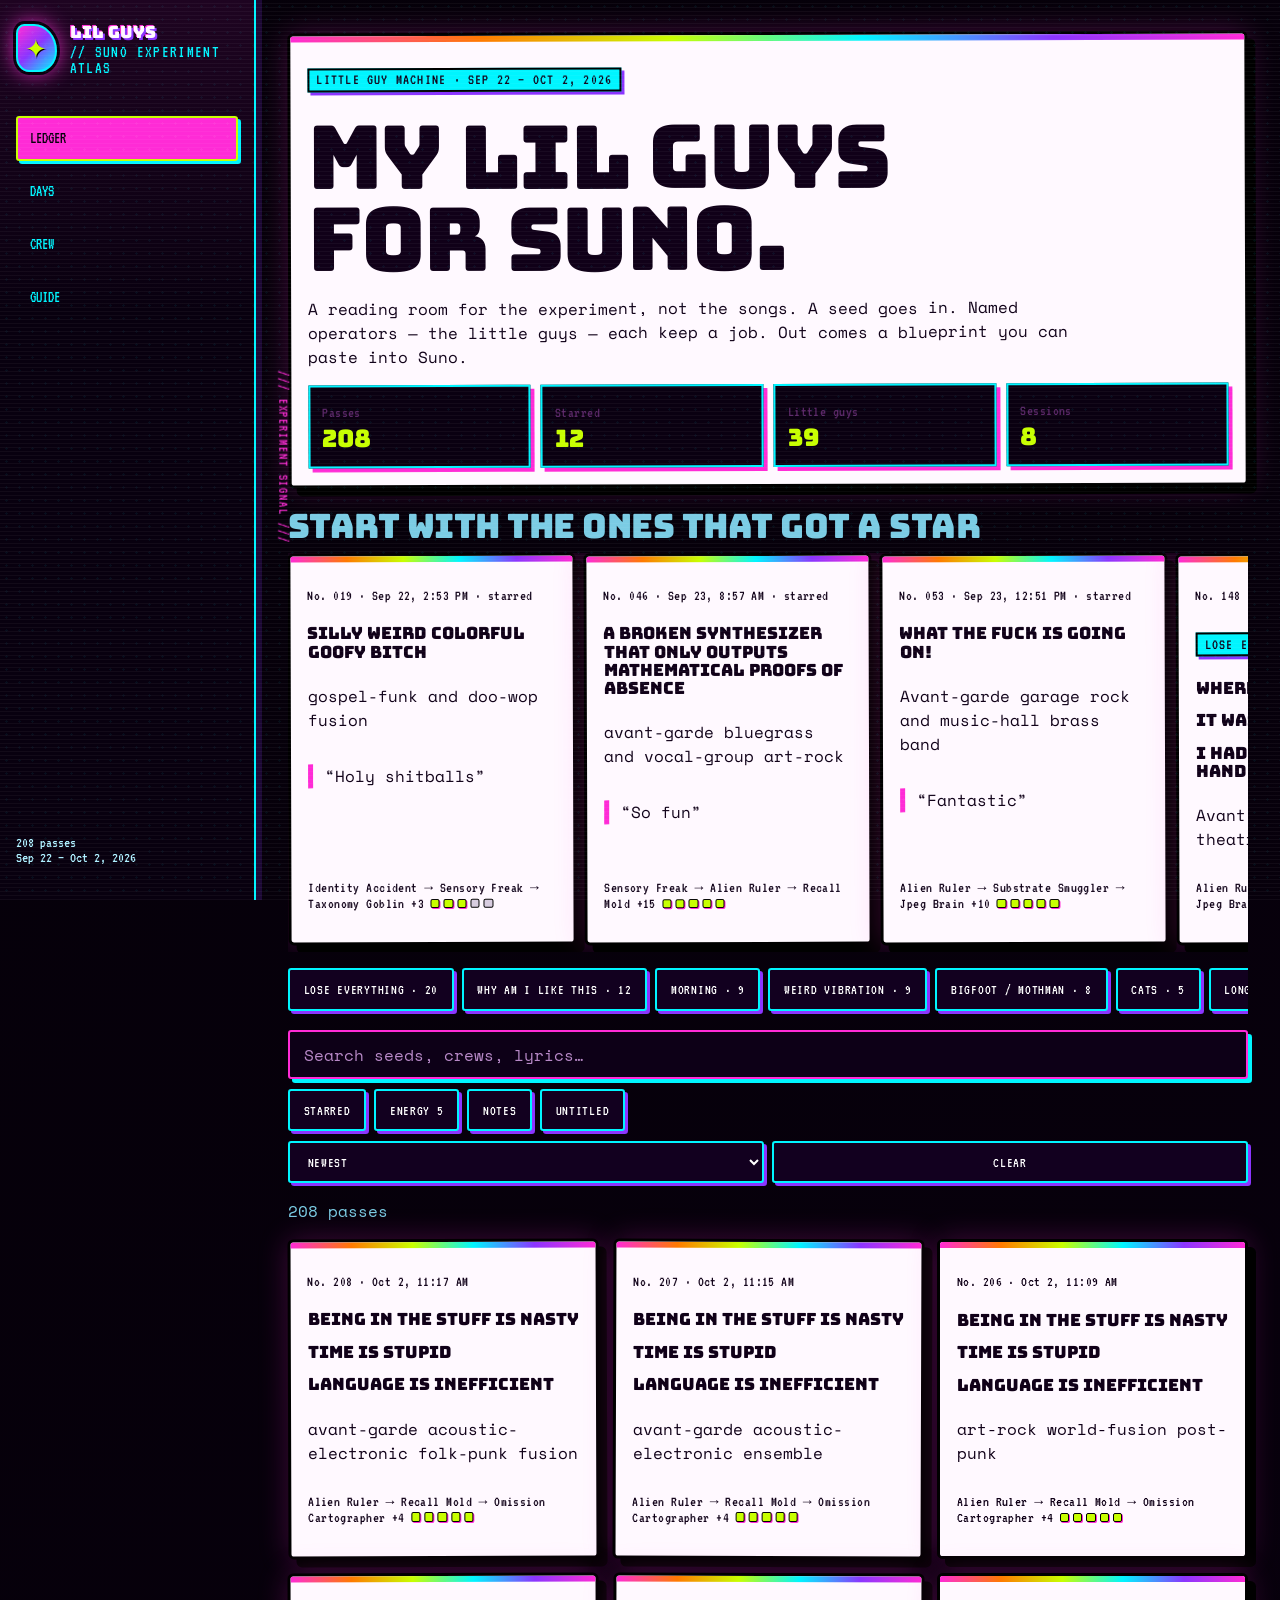
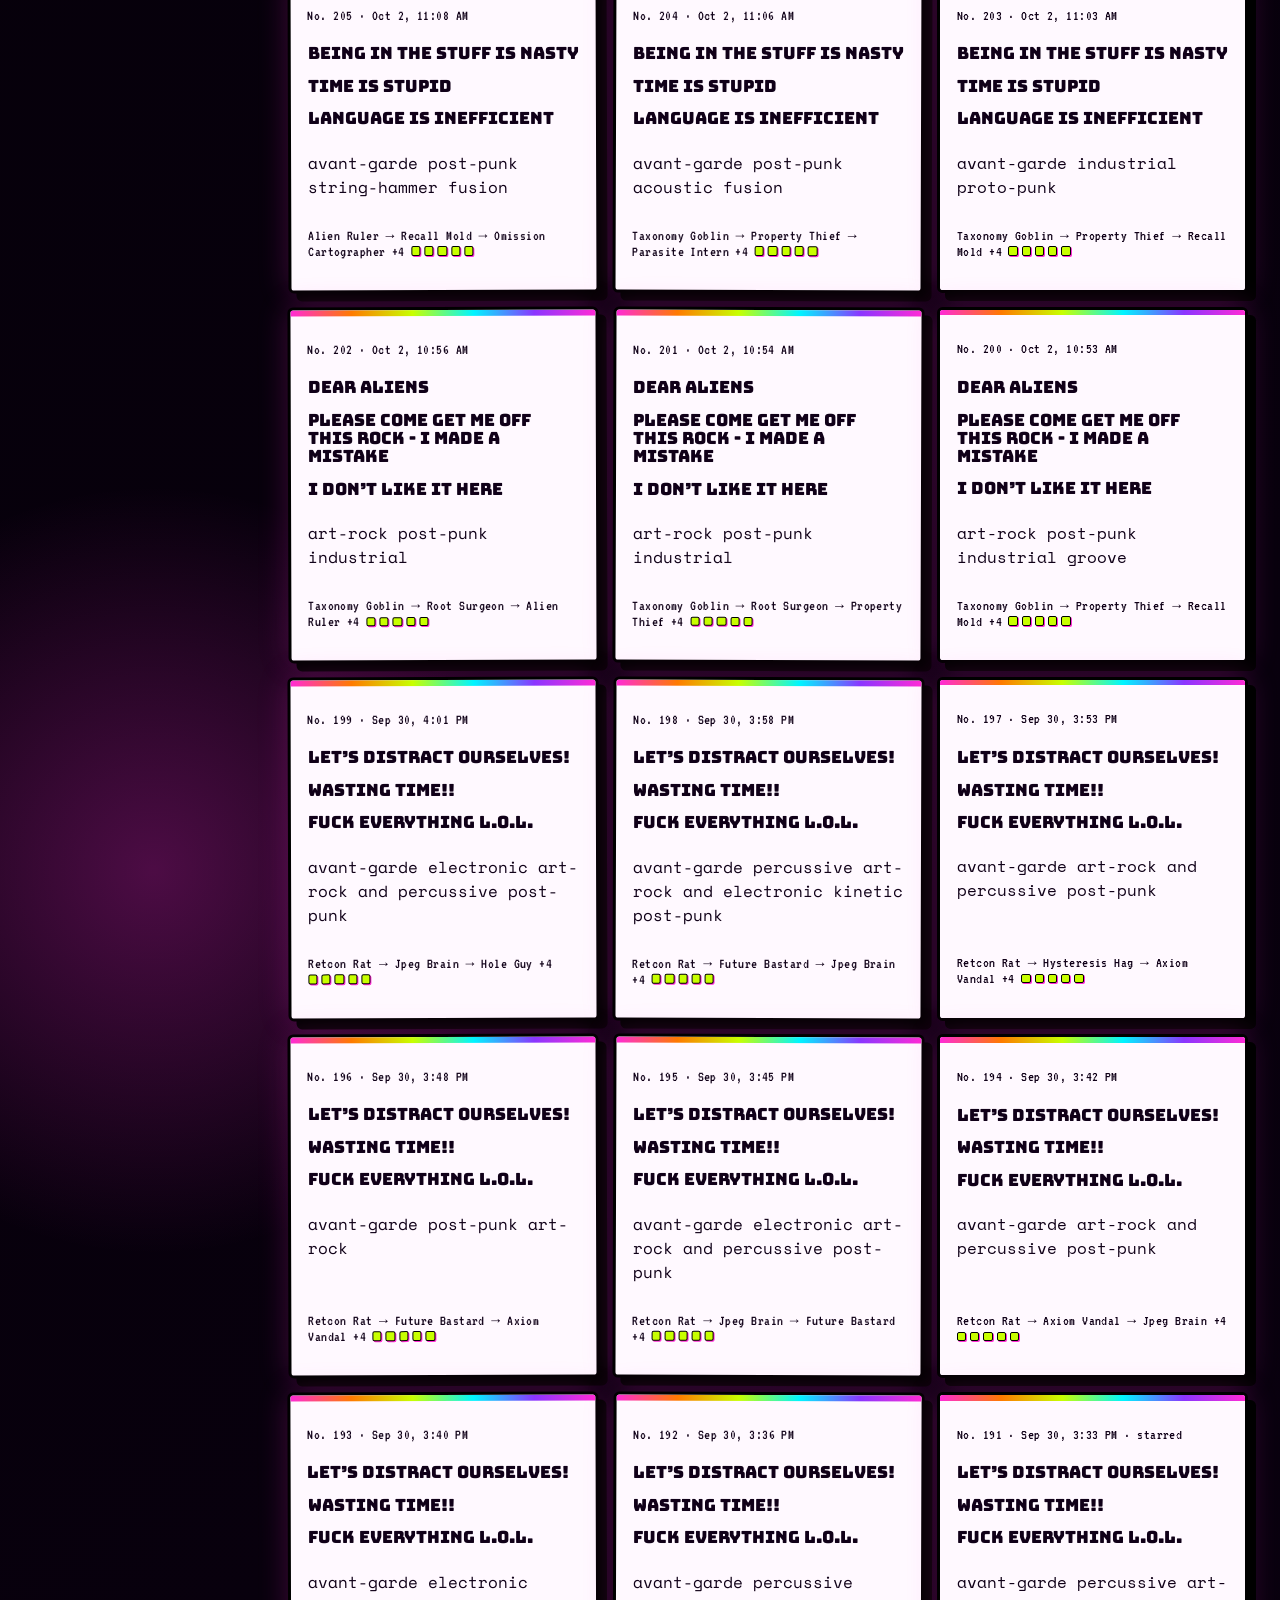
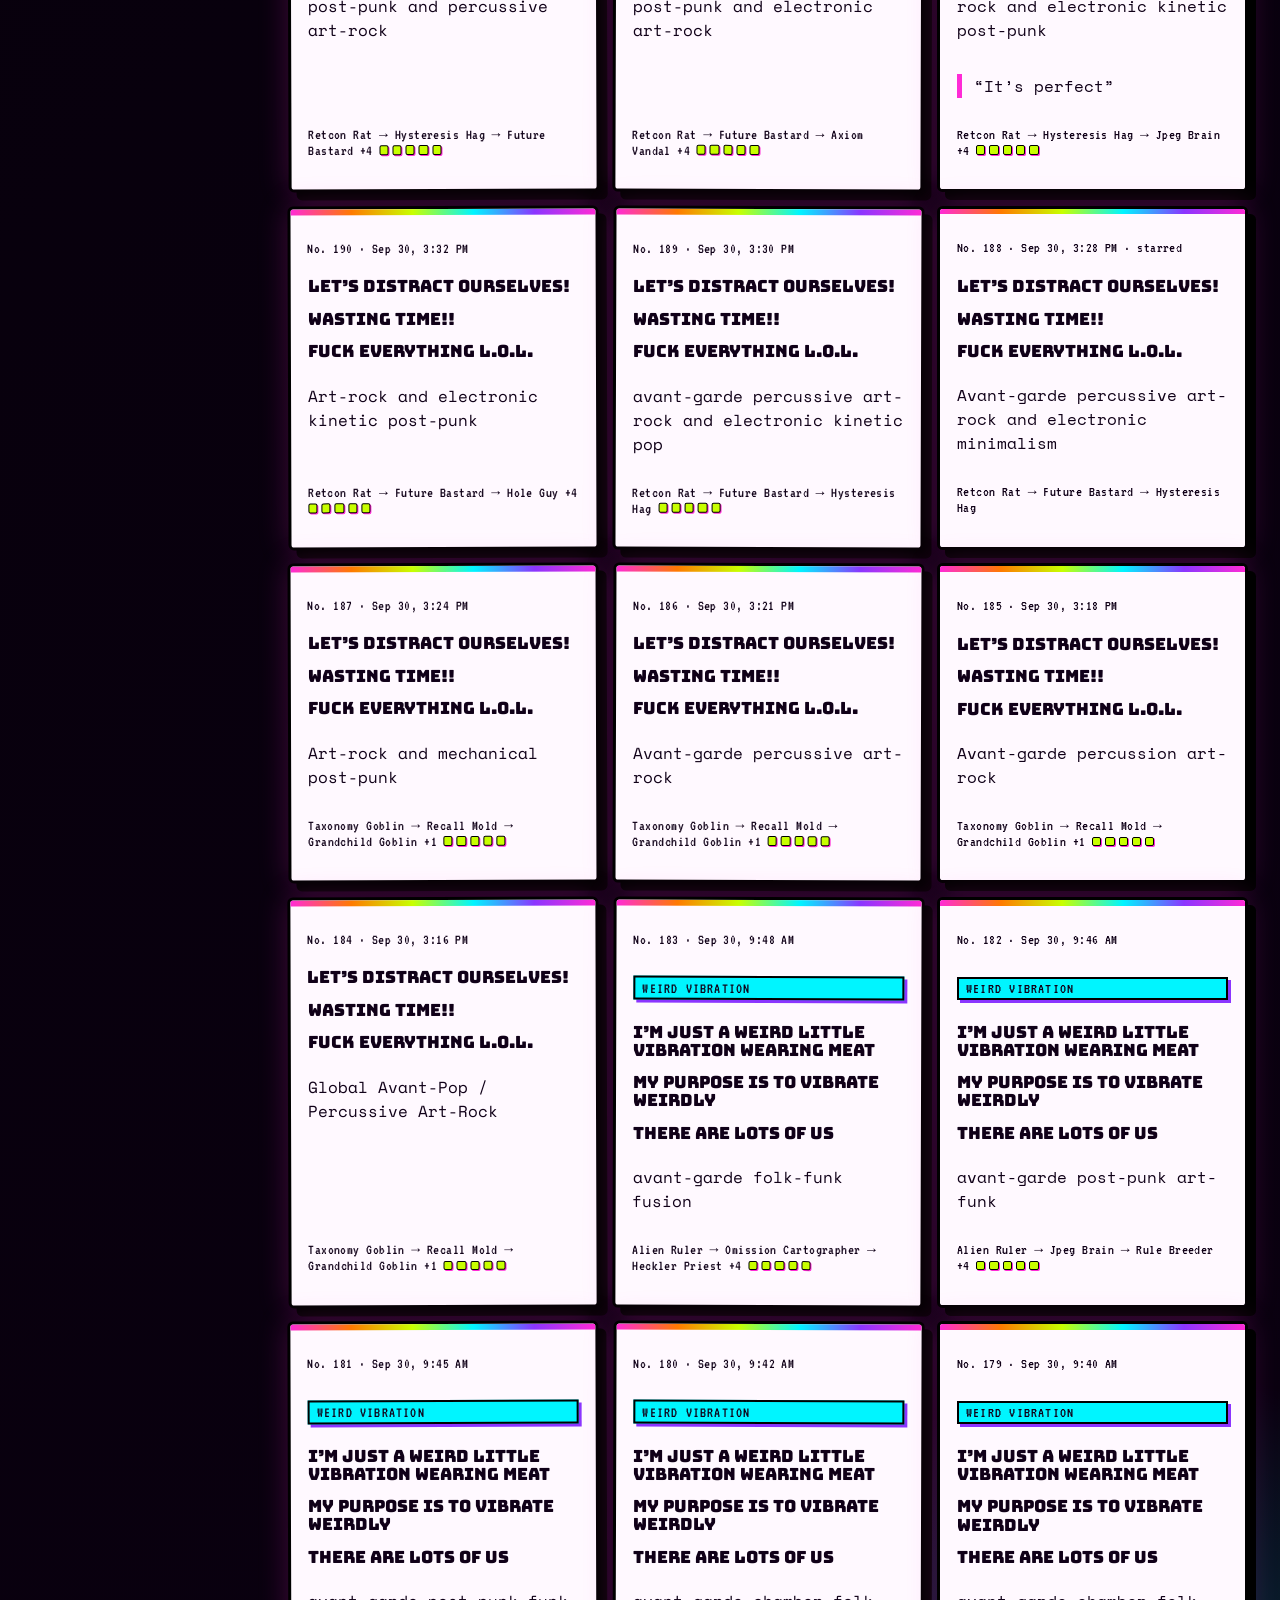
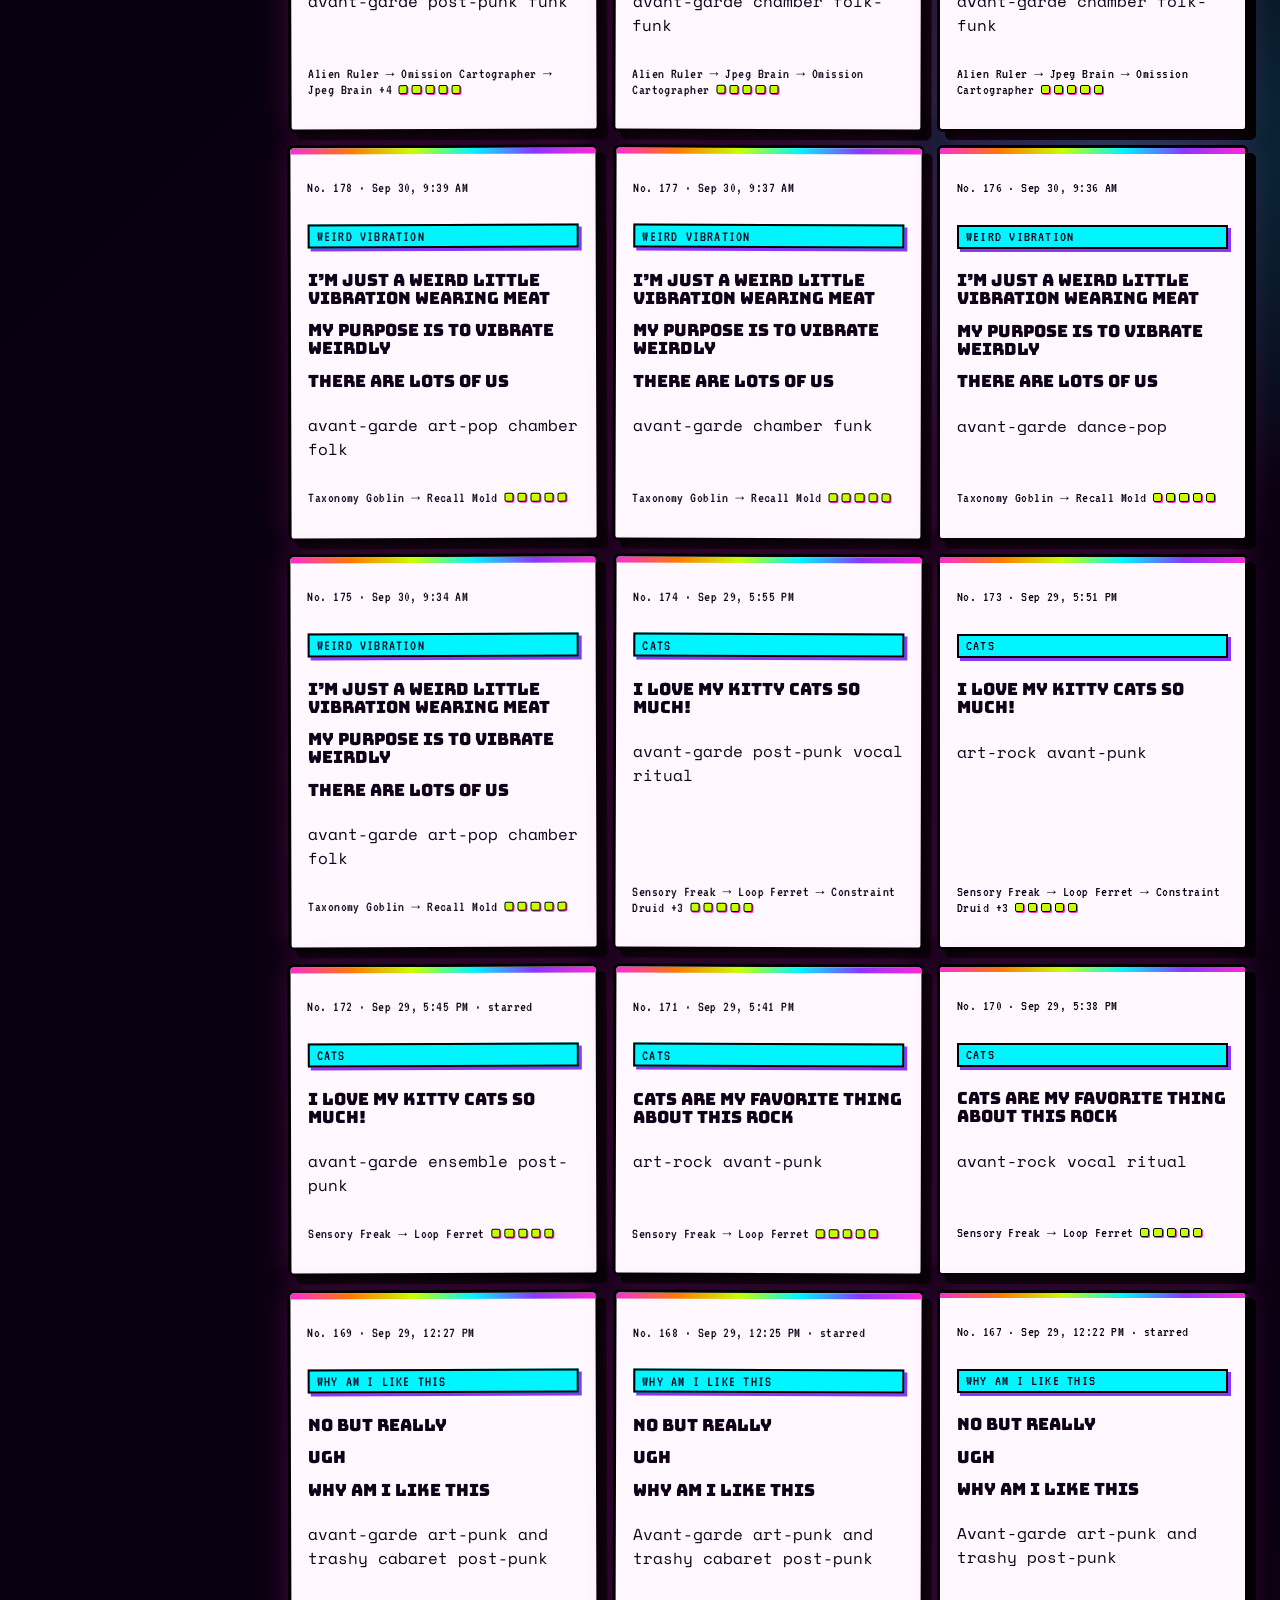
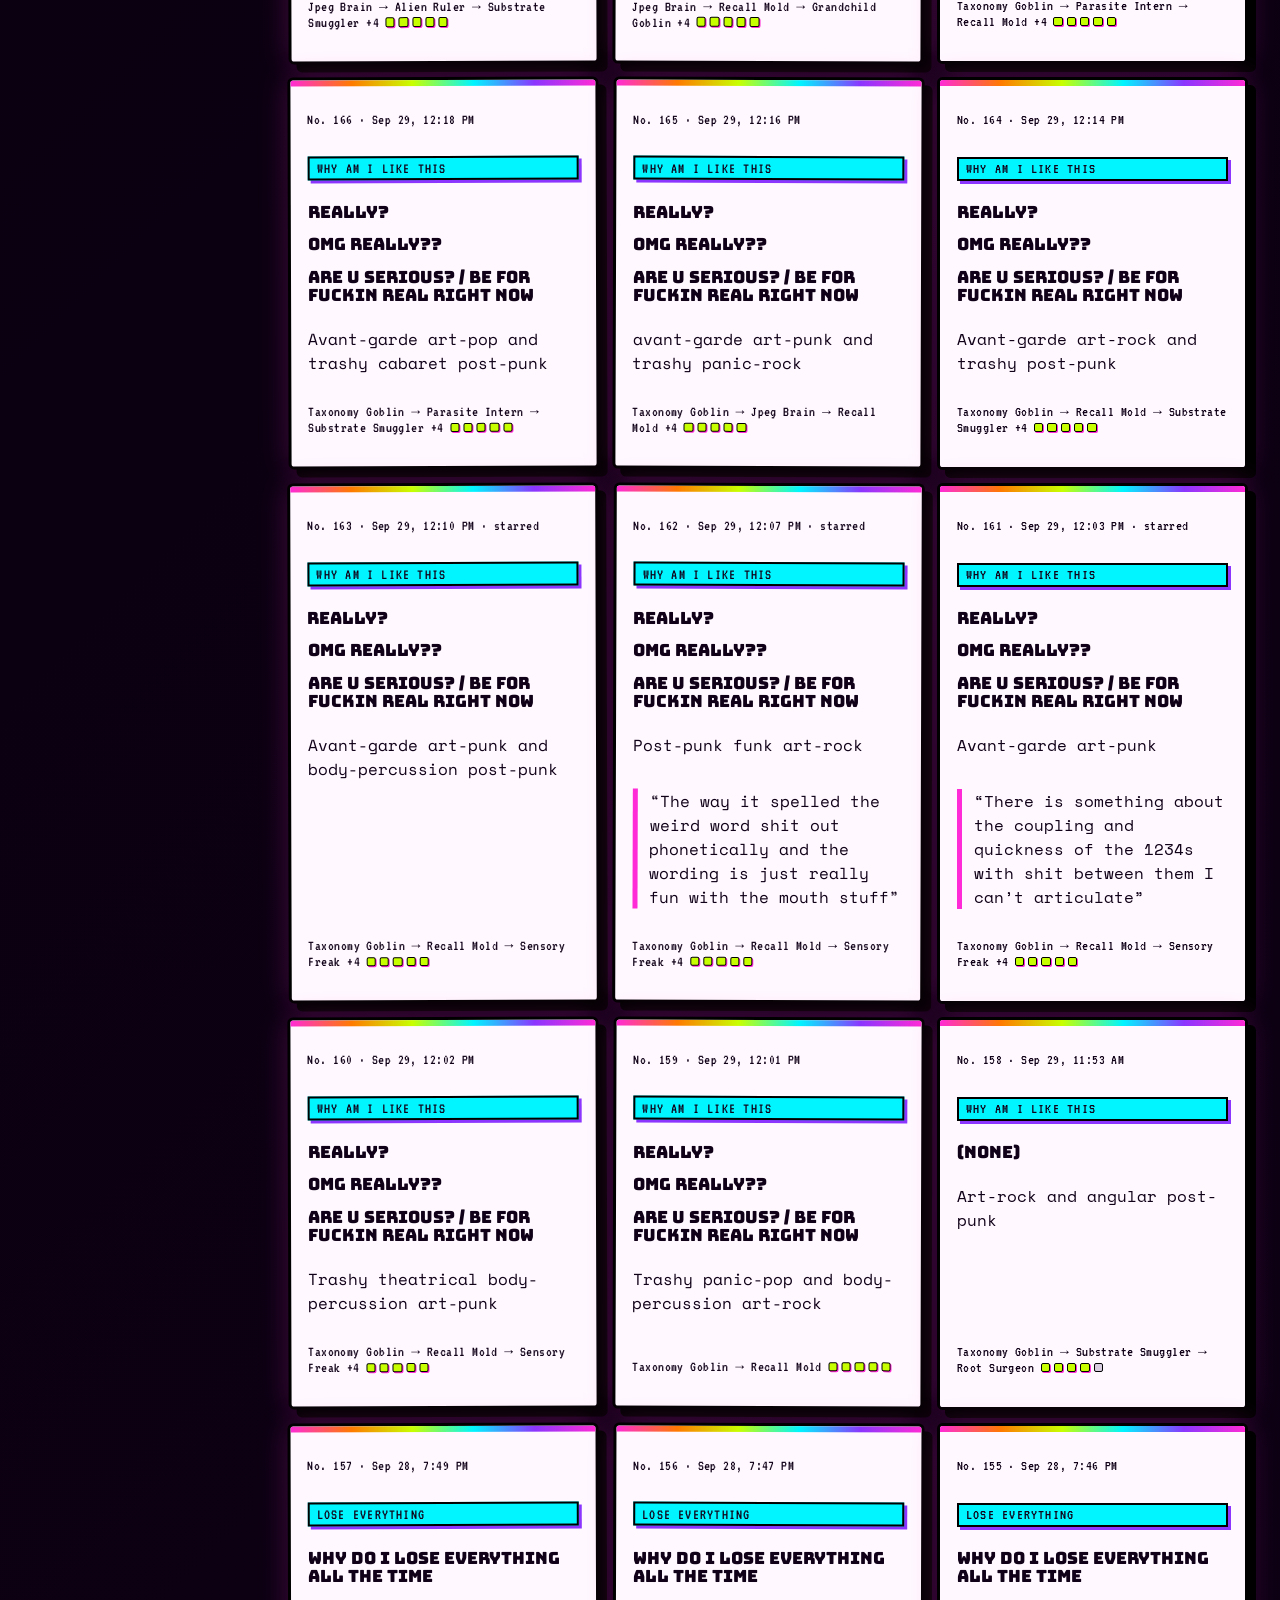
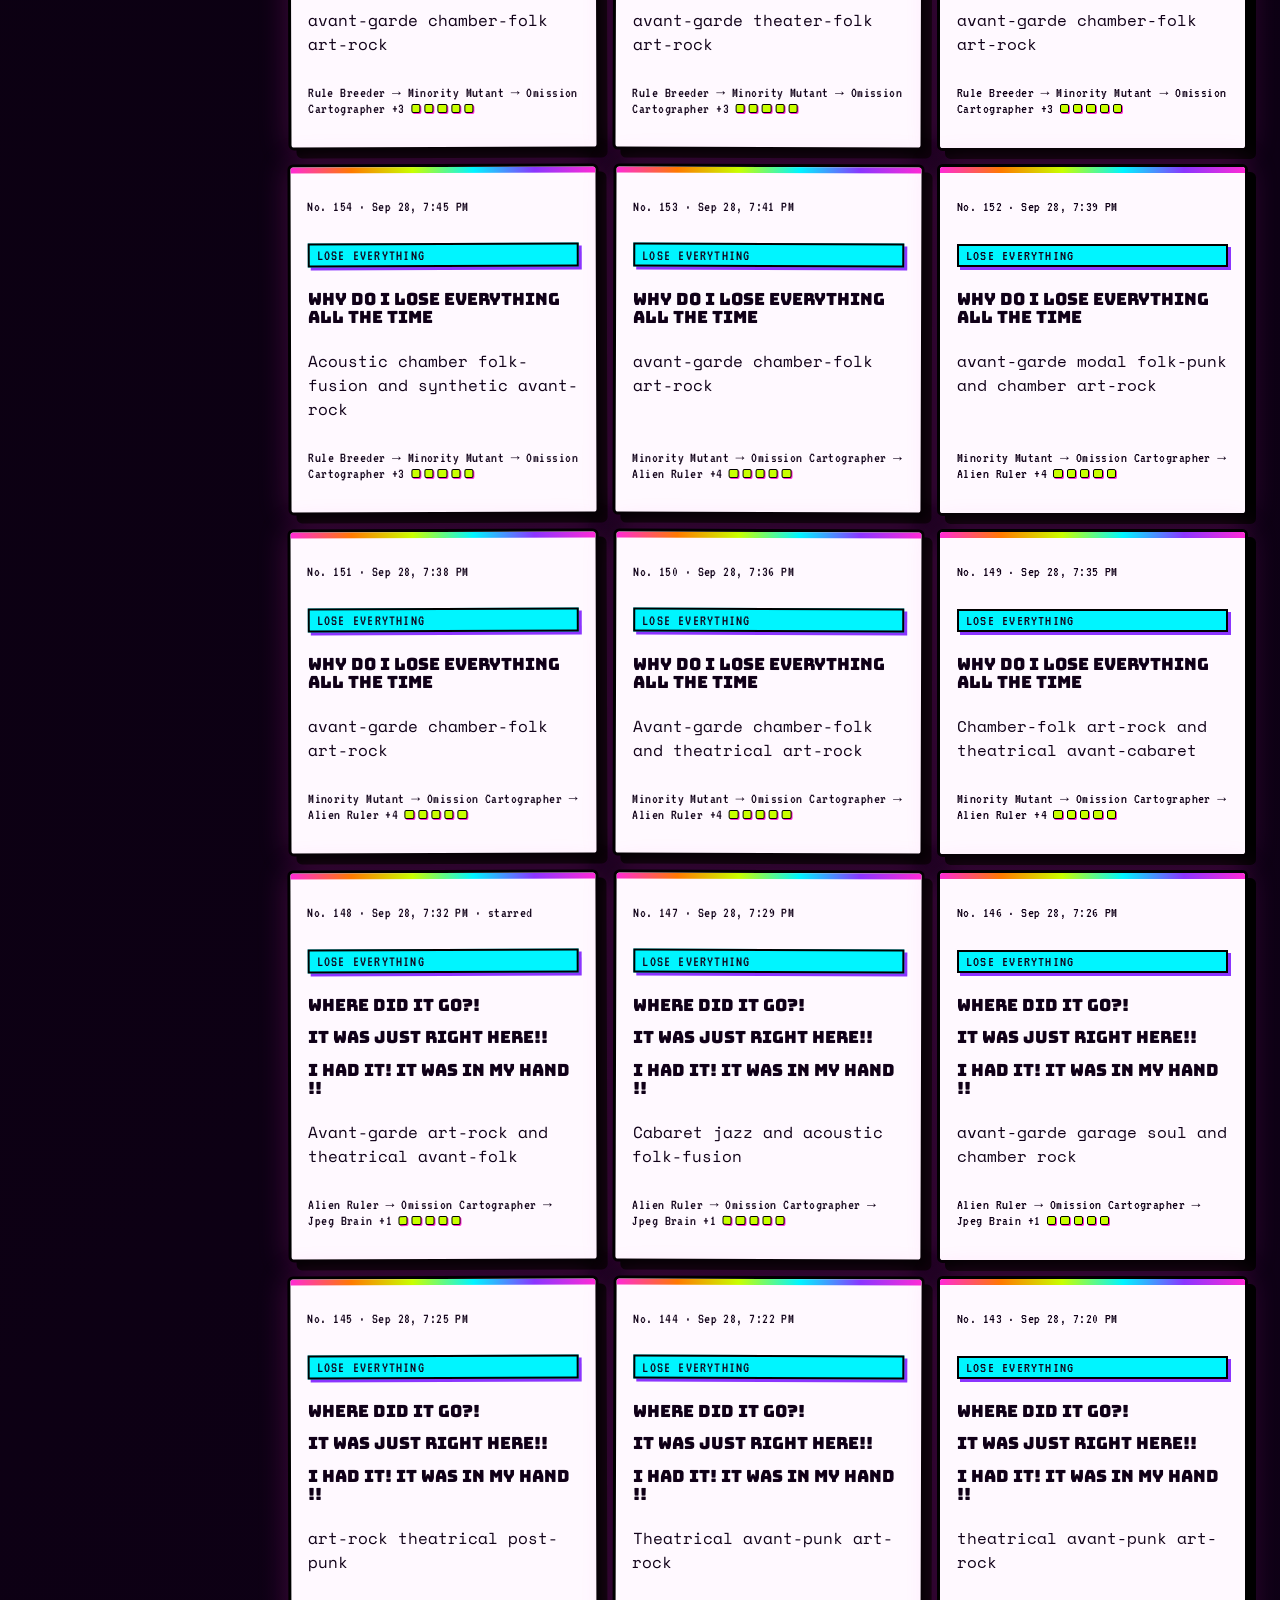
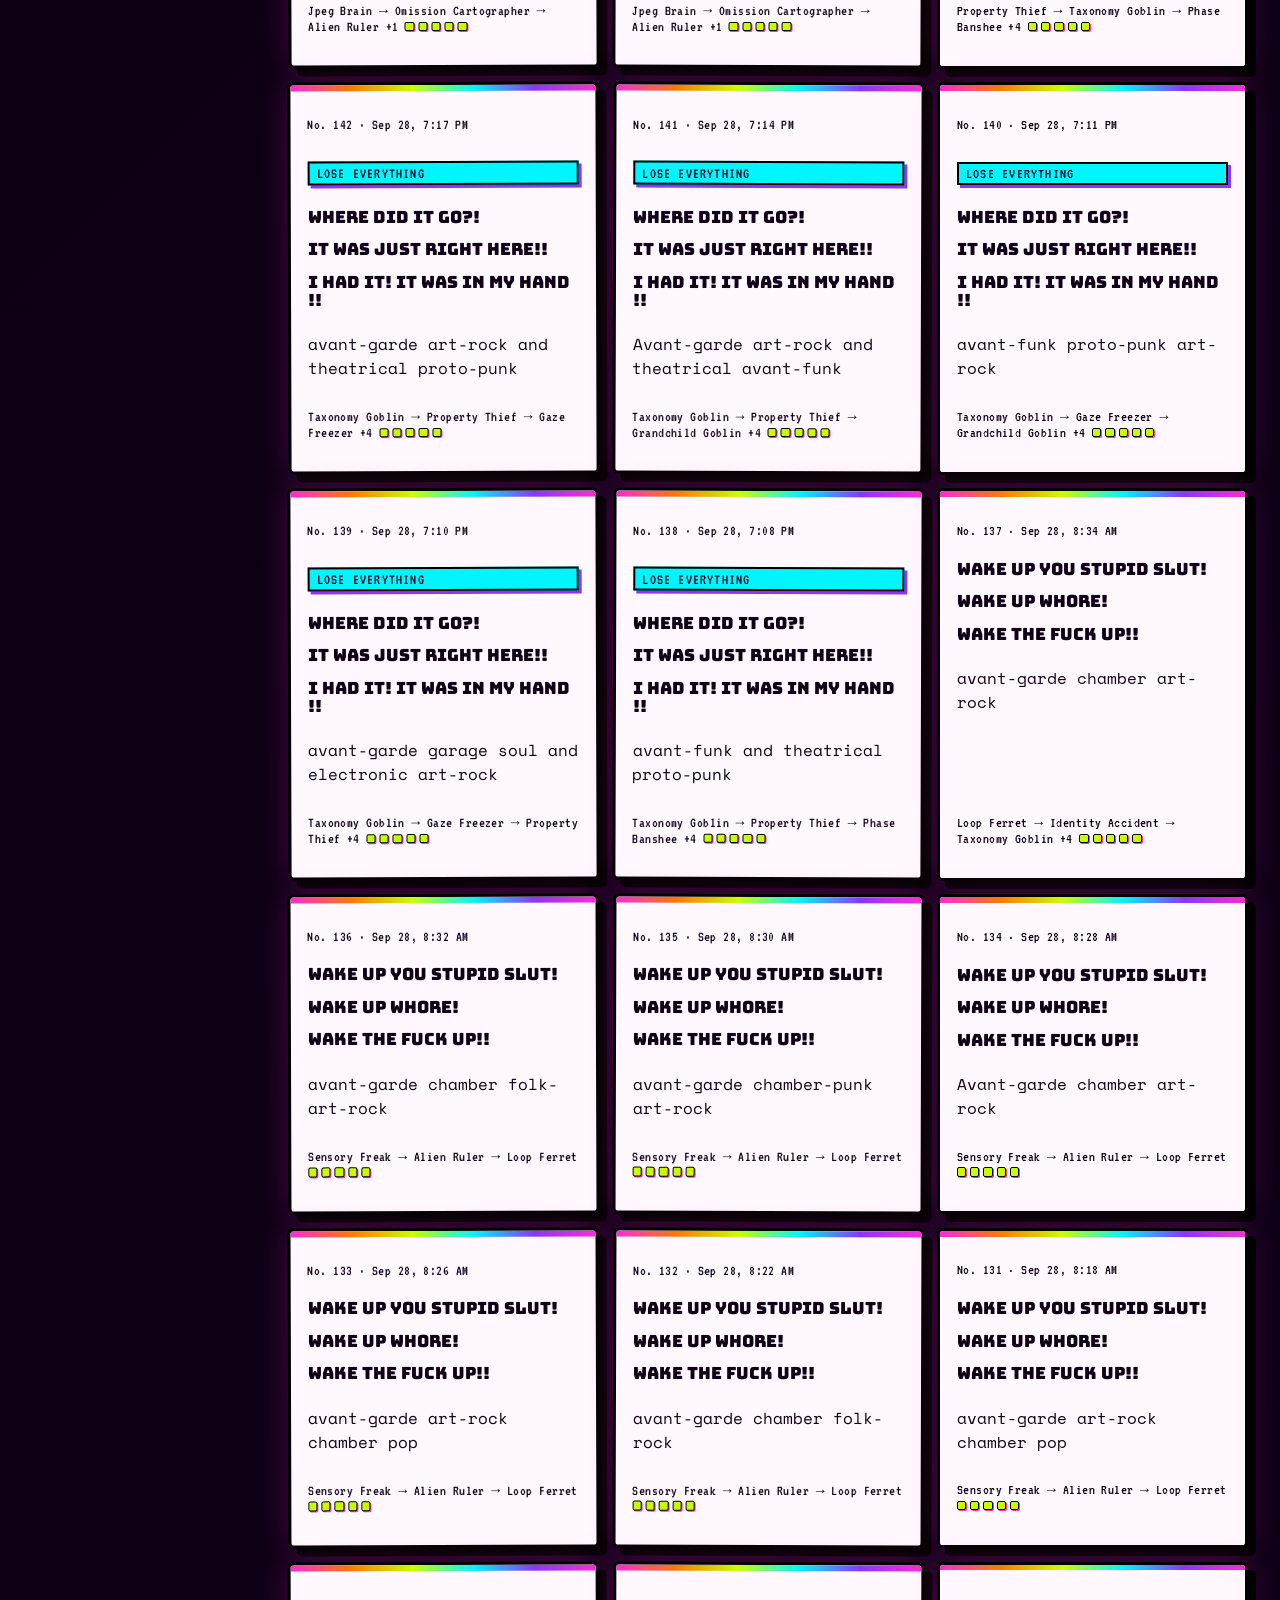
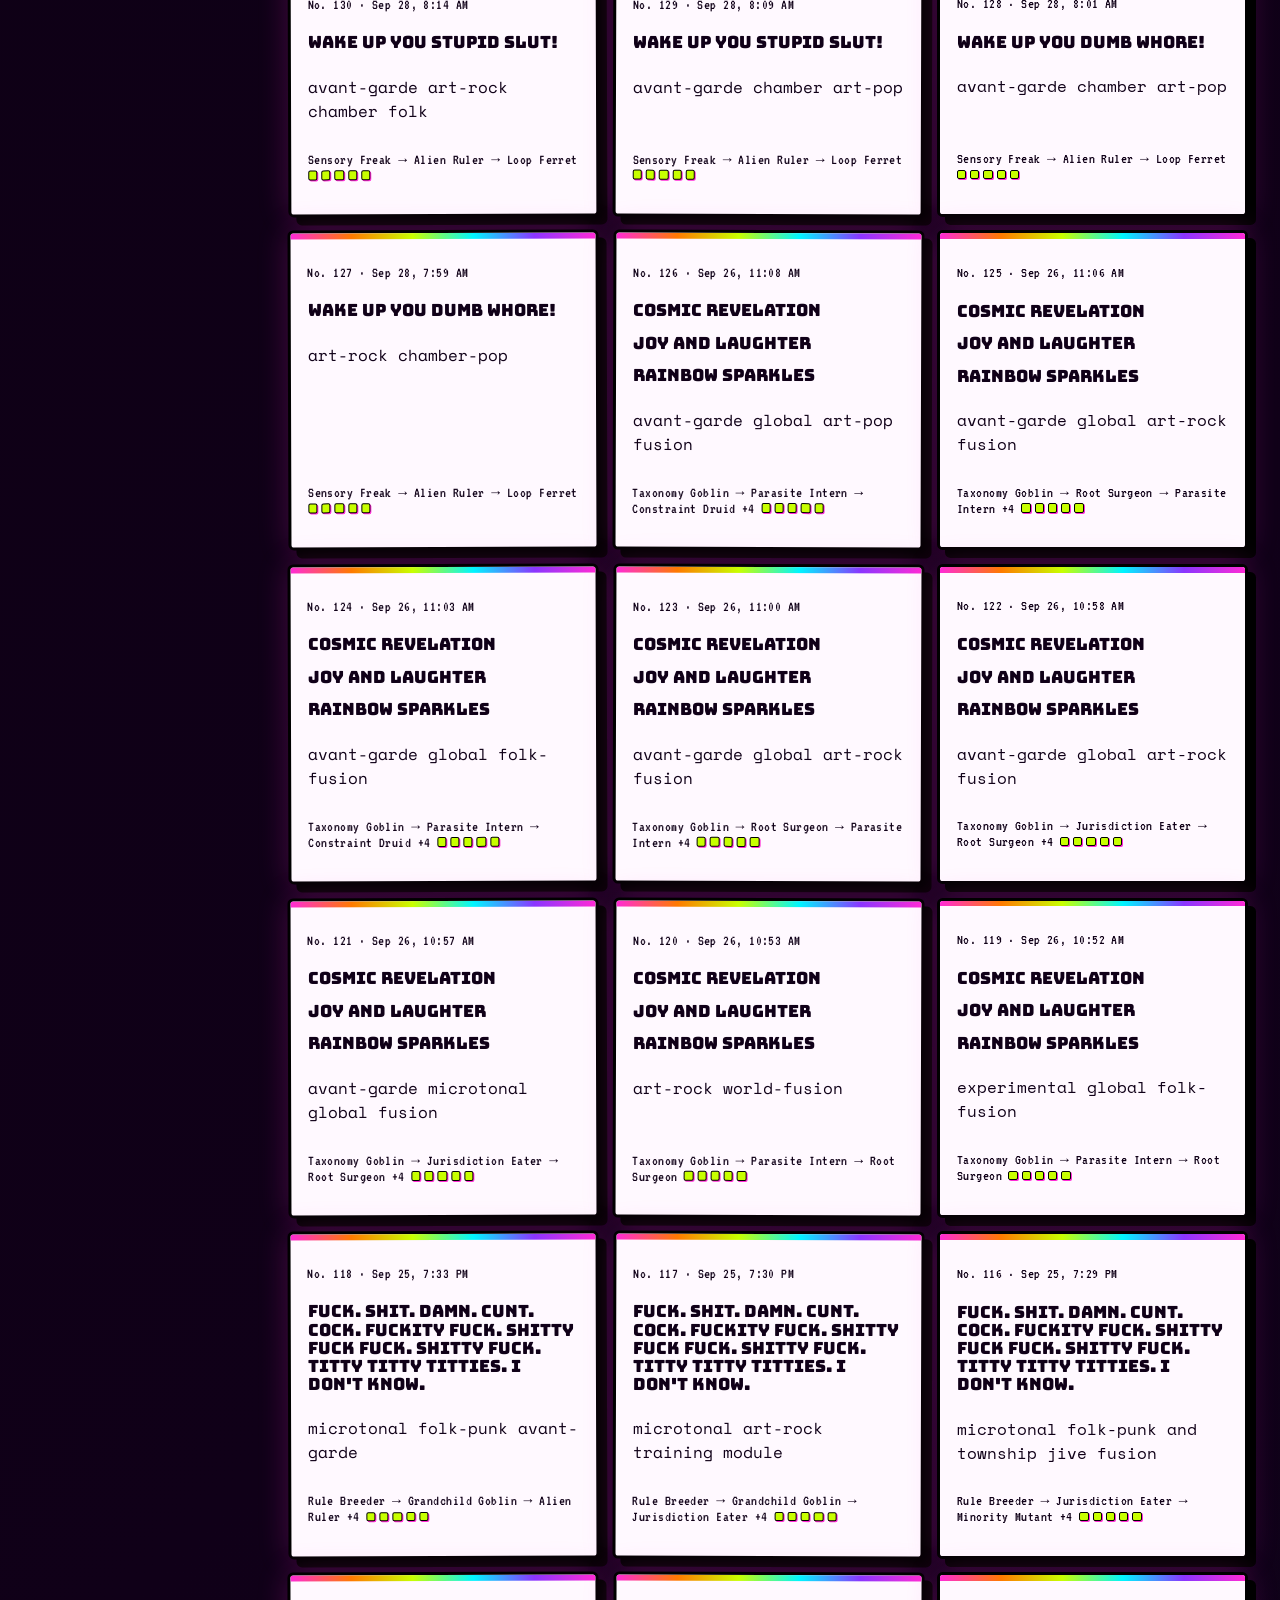
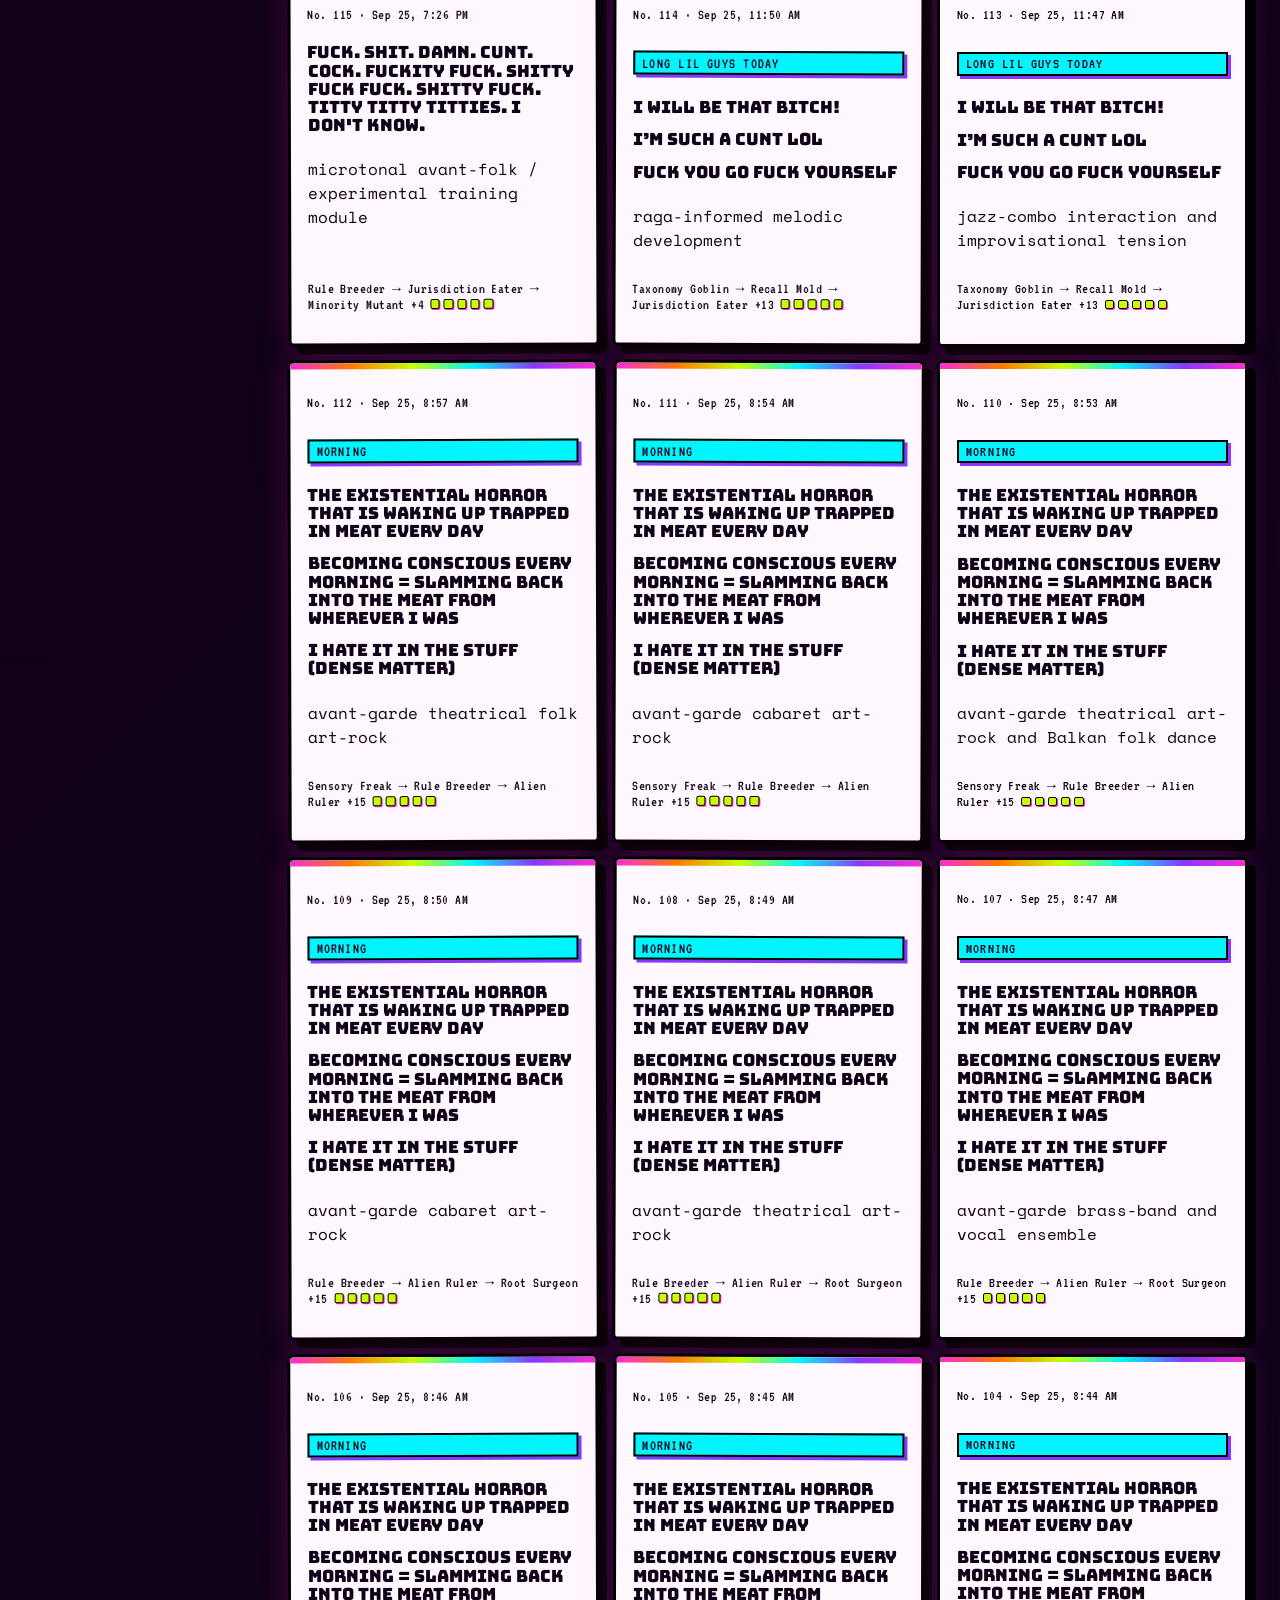
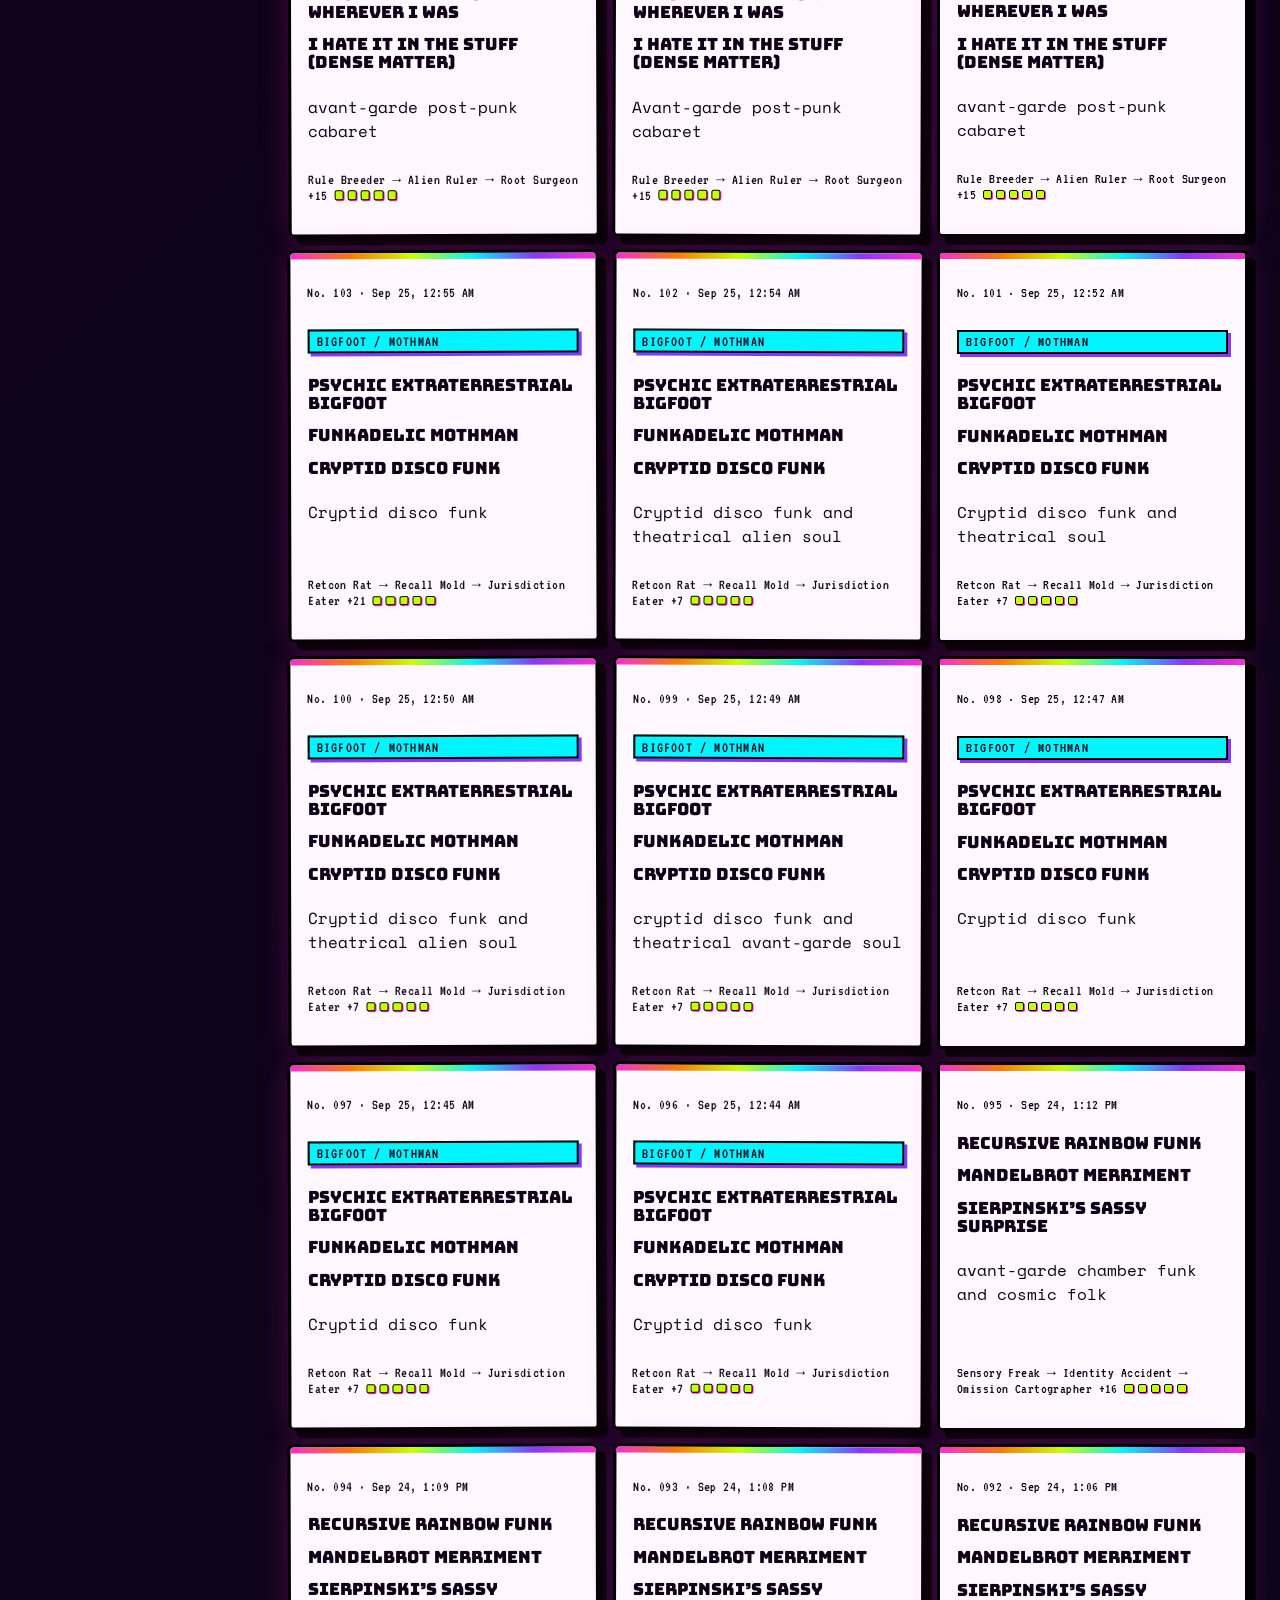
<file: site/index.html>
<!doctype html>
<html lang="en">
  <head>
    <meta charset="utf-8" />
    <meta name="viewport" content="width=device-width, initial-scale=1" />
    <meta name="theme-color" content="#08000f" />
    <meta
      name="description"
      content="An acidic astral public experiment atlas for the Little Guy Machine — Suno seeds, temporary minds, crews, fingerprints, blueprints, and prompt specimens."
    />
    <title>LIL GUYS // SUNO EXPERIMENT ATLAS</title>
    <link rel="icon" href="data:image/svg+xml,%3Csvg xmlns='http://www.w3.org/2000/svg' viewBox='0 0 32 32'%3E%3Crect width='32' height='32' rx='5' fill='%2308000f'/%3E%3Ccircle cx='16' cy='16' r='10' fill='%23ff2bd6' stroke='%2300f5ff' stroke-width='2'/%3E%3Cpath d='M8 17h4l2-7 3 13 3-17 2 18 2-7h2' fill='none' stroke='%23c8ff00' stroke-width='2'/%3E%3C/svg%3E" />
    <link rel="preconnect" href="https://fonts.googleapis.com" />
    <link rel="preconnect" href="https://fonts.gstatic.com" crossorigin />
    <link href="https://fonts.googleapis.com/css2?family=Bungee&family=Space+Mono:ital,wght@0,400;0,700;1,400&family=VT323&display=swap" rel="stylesheet" />
    <link rel="stylesheet" href="./styles.css" />
  </head>
  <body>
    <div class="shell">
      <aside class="side">
        <a class="brand" href="#/">
          <span class="mark" aria-hidden="true"></span>
          <span><strong>LIL GUYS</strong><small>// SUNO EXPERIMENT ATLAS</small></span>
        </a>
        <nav class="side-nav" id="side-nav" aria-label="Sections"></nav>
        <p class="side-foot" id="side-foot"></p>
      </aside>
      <div class="main">
        <div class="phone-brand">
          <span class="mark" aria-hidden="true"></span>
          <span><strong>LIL GUYS</strong><small>// SUNO EXPERIMENT ATLAS</small></span>
        </div>
        <div id="view"></div>
        <footer class="foot">
          Snapshot of the exports through Oct 2, 2026. Overlapping files were collapsed to one card per run.
          <a href="https://github.com/merrypranxter/suno_experiment_data">SOURCE ARCHIVES ↗</a>
        </footer>
      </div>
    </div>
    <nav class="dock" id="dock" aria-label="Sections"></nav>
    <script src="./app.js" type="module"></script>
  </body>
</html>
</file>
<file: site/styles.css>
:root {
  --bg: #08000f;
  --bg-2: #140022;
  --panel: #160525;
  --paper: #fff9ff;
  --paper-2: #d9ff00;
  --ink: #100018;
  --ink-soft: #5c2769;
  --muted: #aeefff;
  --line: #7b20ff;
  --pink: #ff2bd6;
  --cyan: #00f5ff;
  --lime: #c8ff00;
  --orange: #ff7a00;
  --violet: #8b35ff;
  --cobalt: #2357ff;
  --signal: var(--pink);
  --signal-deep: #a30086;
  --signal-ink: #08000f;
  --display: "Bungee", Impact, fantasy;
  --mono: "Space Mono", "IBM Plex Mono", ui-monospace, monospace;
  --pixel: "VT323", "Courier New", monospace;
  --shadow: 8px 8px 0 #000, 0 0 30px rgb(255 43 214 / .22);
}
* { box-sizing: border-box; }
html {
  background: var(--bg);
  color: var(--paper);
  font-family: var(--mono);
  min-height: 100%;
}
body {
  margin: 0;
  min-height: 100dvh;
  overflow-x: hidden;
  background:
    radial-gradient(circle at 12% 9%, rgb(255 43 214 / .28) 0 0.2rem, transparent 24rem),
    radial-gradient(circle at 88% 18%, rgb(0 245 255 / .23) 0 0.2rem, transparent 24rem),
    radial-gradient(circle at 65% 85%, rgb(200 255 0 / .12) 0 0.2rem, transparent 24rem),
    linear-gradient(135deg, #050009 0%, #100018 45%, #071323 100%);
}
body::before {
  content: "";
  pointer-events: none;
  position: fixed;
  inset: 0;
  z-index: 99;
  opacity: .15;
  background:
    repeating-linear-gradient(0deg, rgb(255 255 255 / .25) 0 1px, transparent 1px 4px),
    radial-gradient(circle, rgb(0 245 255 / .35) 0 1px, transparent 1.4px) 0 0/13px 13px;
  mix-blend-mode: screen;
}
button, a, summary { cursor: pointer; }
button, input, select { font: inherit; color: inherit; }
:focus-visible { outline: 3px solid var(--lime); outline-offset: 3px; }
a { color: inherit; text-decoration: none; }
::selection { background: var(--lime); color: var(--ink); }

.shell { min-height: 100dvh; }
.side { display: none; }
.main { padding: 1rem 1rem 6.5rem; max-width: 76rem; margin: 0 auto; position: relative; }
.phone-brand, .brand {
  display: flex; align-items: center; gap: .8rem; margin-bottom: 1rem;
  text-transform: uppercase;
}
.brand small, .phone-brand small {
  display: block; color: var(--cyan); font: 1.05rem var(--pixel); letter-spacing: .08em;
}
.brand strong, .phone-brand strong {
  font-family: var(--display); font-size: 1.05rem; font-weight: 400;
  color: var(--paper); text-shadow: 2px 2px 0 var(--violet), -1px -1px 0 var(--pink);
}
.mark {
  width: 3rem; height: 3rem; border: 2px solid var(--cyan); border-radius: 26% 74% 58% 42%;
  background:
    linear-gradient(135deg, var(--pink), var(--violet) 48%, var(--cyan));
  position: relative;
  box-shadow: 0 0 0 3px #09000e, 0 0 22px var(--pink);
  animation: wobble 8s linear infinite;
}
.mark::after {
  content: "✦";
  position: absolute; inset: 0; display: grid; place-items: center;
  color: var(--lime); font-size: 1.6rem; text-shadow: 1px 1px 0 #000;
}
@keyframes wobble {
  0%,100% { transform: rotate(-4deg) scale(1); border-radius: 26% 74% 58% 42%; }
  50% { transform: rotate(5deg) scale(1.06); border-radius: 65% 35% 42% 58%; }
}

.slip {
  background: var(--paper);
  color: var(--ink);
  border: 3px solid #000;
  border-radius: .35rem;
  padding: 1.05rem;
  box-shadow: var(--shadow);
  position: relative;
  overflow: hidden;
}
.slip::before {
  content: "";
  position: absolute; inset: 0 auto auto 0; width: 100%; height: .36rem;
  background: linear-gradient(90deg, var(--pink), var(--orange), var(--lime), var(--cyan), var(--violet), var(--pink));
}
.slip:nth-child(3n+1) { transform: rotate(-.18deg); }
.slip:nth-child(3n+2) { transform: rotate(.18deg); }
.kicker, .kicker-deep {
  display: inline-block;
  color: var(--ink);
  background: var(--lime);
  border: 2px solid #000;
  padding: .15rem .45rem;
  font: .95rem var(--pixel);
  text-transform: uppercase;
  letter-spacing: .08em;
  box-shadow: 3px 3px 0 var(--pink);
}
.kicker-deep { background: var(--cyan); box-shadow: 3px 3px 0 var(--violet); }

h1, h2, .serif {
  font-family: var(--display);
  font-weight: 400;
  letter-spacing: -.015em;
}
h1 {
  font-size: clamp(2.15rem, 9vw, 5.5rem);
  line-height: .93;
  margin: .65rem 0 .25rem;
  text-transform: uppercase;
  text-wrap: balance;
}
h2 { font-size: clamp(1.35rem, 4vw, 2.1rem); line-height: 1.03; margin: 0; }
.lede {
  font-family: var(--mono);
  font-size: 1rem;
  line-height: 1.5;
  color: var(--muted);
  max-width: 48rem;
}
.slip .lede, .slip p { color: var(--ink); }
.muted { color: #7bcce4; }
.soft { color: var(--ink-soft); }
.meta {
  font: .92rem var(--pixel);
  letter-spacing: .03em;
  color: var(--ink-soft);
}

.stats { display: grid; grid-template-columns: 1fr 1fr; gap: .65rem; margin-top: 1rem; }
.stats > * {
  background: #0a0011;
  color: var(--paper);
  border: 2px solid var(--cyan);
  padding: .75rem;
  box-shadow: 4px 4px 0 var(--pink);
}
.stats b {
  display: block; font-family: var(--display); font-size: 1.5rem; font-weight: 400;
  color: var(--lime);
}
.row { display: flex; gap: .5rem; overflow-x: auto; max-width: 100%; padding-bottom: .4rem; }
.row > * { flex: 0 0 auto; }
.wrap { display: flex; flex-wrap: wrap; gap: .5rem; }

.chip, .btn, select.ctrl {
  min-height: 2.65rem;
  border: 2px solid var(--cyan);
  border-radius: .2rem;
  padding: .55rem .85rem;
  background: #12001f;
  color: #fff;
  font: .9rem var(--pixel);
  text-transform: uppercase;
  letter-spacing: .05em;
  box-shadow: 3px 3px 0 var(--violet);
}
.chip:hover, .btn:hover, select.ctrl:hover {
  color: var(--ink);
  background: var(--lime);
  border-color: #000;
  box-shadow: 3px 3px 0 var(--pink);
}
.chip[aria-pressed="true"], .nav-link.on {
  background: var(--pink); color: #09000e; border-color: var(--lime);
  box-shadow: 3px 3px 0 var(--cyan);
}
.search {
  width: 100%; height: 3.1rem; border-radius: .2rem;
  border: 2px solid var(--pink); background: #0d0017; padding: 0 .9rem;
  font: 1rem var(--mono); color: white; box-shadow: 4px 4px 0 var(--cyan);
}
.search::placeholder { color: #b889c8; }
.grid { display: grid; gap: .85rem; }
.card { display: flex; flex-direction: column; min-height: 100%; transition: transform .14s ease, box-shadow .14s ease; }
.card:hover { transform: translate(-2px,-2px) rotate(-.2deg); box-shadow: 11px 11px 0 #000, 0 0 35px rgb(0 245 255 / .3); }
.card h3 {
  font-family: var(--display);
  font-size: 1.05rem; line-height: 1.08; margin: .45rem 0; font-weight: 400;
  text-transform: uppercase;
}
.pips { display: inline-flex; gap: .25rem; }
.pip {
  width: .58rem; height: .58rem; border-radius: 2px; background: #d8cde0; border: 1px solid #000;
}
.pip.on { background: var(--lime); box-shadow: 1px 1px 0 var(--pink); }
.note {
  font-family: var(--mono); font-style: normal; color: var(--ink-soft);
  border-left: 5px solid var(--pink); padding-left: .75rem;
}

.dock {
  position: fixed; inset: auto 0 0 0; z-index: 50;
  display: grid; grid-template-columns: repeat(4, 1fr);
  background: rgb(8 0 15 / .96); border-top: 2px solid var(--pink);
  box-shadow: 0 -7px 0 rgb(0 245 255 / .17);
  padding-bottom: max(.25rem, env(safe-area-inset-bottom));
}
.dock a {
  height: 3.7rem; display: flex; align-items: center; justify-content: center;
  font: .9rem var(--pixel); color: var(--cyan); text-transform: uppercase;
  border-right: 1px solid #331147;
}
.dock a.on { color: var(--ink); background: var(--lime); }

.jobs { display: grid; gap: .55rem; }
.job {
  background: #0e0018; color: #fff;
  border: 2px solid var(--violet); border-radius: .2rem; padding: .8rem .9rem;
  box-shadow: 4px 4px 0 var(--cyan);
}
.job:nth-child(3n+2) { border-color: var(--pink); box-shadow-color: var(--lime); }
.job dt { color: var(--lime); font: .95rem var(--pixel); text-transform: uppercase; }
.job dd { margin: .25rem 0 0; font-family: var(--mono); color: #fff; }

.sheet { margin-top: .85rem; }
.sheet header { display: flex; justify-content: space-between; align-items: center; gap: .5rem; }
.sheet pre, .prose {
  white-space: pre-wrap; word-break: break-word; font-family: var(--mono);
  font-size: .87rem; line-height: 1.58; margin: .75rem 0 0;
}
.cue {
  color: #740060; font-weight: 700; margin-top: 1rem;
  background: #fff0fb; border-left: 4px solid var(--pink); padding: .25rem .45rem;
}
.bar { display: block; margin-top: .4rem; }
.bar i {
  display: block; height: .5rem; border-radius: 0; background: #d9cae3; border: 1px solid #000;
}
.bar i b { display: block; height: 100%; border-radius: 0; background: linear-gradient(90deg, var(--pink), var(--orange), var(--lime), var(--cyan)); }

.crew-link {
  display: block; padding: .8rem .4rem; border-bottom: 2px dashed var(--violet);
}
.crew-link:hover { background: rgb(200 255 0 / .12); }
.crew-link span { display: flex; justify-content: space-between; gap: .75rem; font-family: var(--mono); font-size: 1rem; }
.crew-link span b { font-family: var(--pixel); font-size: .95rem; color: var(--cyan); font-weight: 400; }

.day-row {
  display: flex; gap: .75rem; align-items: center; min-height: 3.5rem;
  border-bottom: 2px dashed #422154; padding: .6rem .25rem;
}
.day-row:hover { background: rgb(255 43 214 / .09); }
.day-row em { font-style: normal; font-family: var(--display); font-size: .95rem; color: var(--lime); }

.step {
  background: #10001d; border: 2px solid var(--cyan);
  box-shadow: 5px 5px 0 var(--pink); border-radius: .2rem;
  padding: 1rem; margin-top: .75rem;
}
.two { display: grid; grid-template-columns: 1fr 1fr; gap: .5rem; }
select.ctrl { width: 100%; }

.foot {
  margin: 3rem 0 1rem; padding: 1rem 0; color: #7bcce4;
  border-top: 1px dashed var(--violet); font: .9rem var(--pixel);
}
.foot a { color: var(--lime); text-decoration: underline; text-decoration-color: var(--pink); }

@media (min-width: 800px) {
  .side {
    display: flex; flex-direction: column; position: fixed; inset: 0 auto 0 0; width: 16rem;
    border-right: 2px solid var(--cyan); padding: 1.25rem 1rem;
    background:
      linear-gradient(180deg, rgb(255 43 214 / .09), transparent 35%),
      #08000f;
    box-shadow: 6px 0 0 rgb(139 53 255 / .18);
    z-index: 20;
  }
  .side::after {
    content: "/// EXPERIMENT SIGNAL ///";
    position: absolute; right: -7.2rem; top: 50%; transform: rotate(90deg);
    color: var(--pink); font: .85rem var(--pixel); letter-spacing: .14em;
  }
  .side-nav { display: flex; flex-direction: column; gap: .5rem; margin-top: 1.5rem; }
  .nav-link {
    display: flex; align-items: center; min-height: 2.8rem; border: 2px solid transparent;
    border-radius: .2rem; padding: 0 .75rem; color: var(--cyan);
    font: 1rem var(--pixel); text-transform: uppercase;
  }
  .nav-link:hover { border-color: var(--pink); color: var(--lime); }
  .side-foot { margin-top: auto; color: var(--muted); font: .95rem var(--pixel); white-space: pre-line; }
  .main { margin-left: 16rem; padding: 2rem 2rem 3rem; max-width: 82rem; }
  .phone-brand, .dock { display: none; }
  .grid.cards { grid-template-columns: repeat(2, minmax(0, 1fr)); }
  .jobs { grid-template-columns: 1fr 1fr; }
  .stats { grid-template-columns: repeat(4, 1fr); }
}

@media (min-width: 1180px) {
  .grid.cards { grid-template-columns: repeat(3, minmax(0, 1fr)); }
}
@media (prefers-reduced-motion: reduce) {
  *, *::before, *::after { animation: none !important; transition: none !important; }
}
</file>
